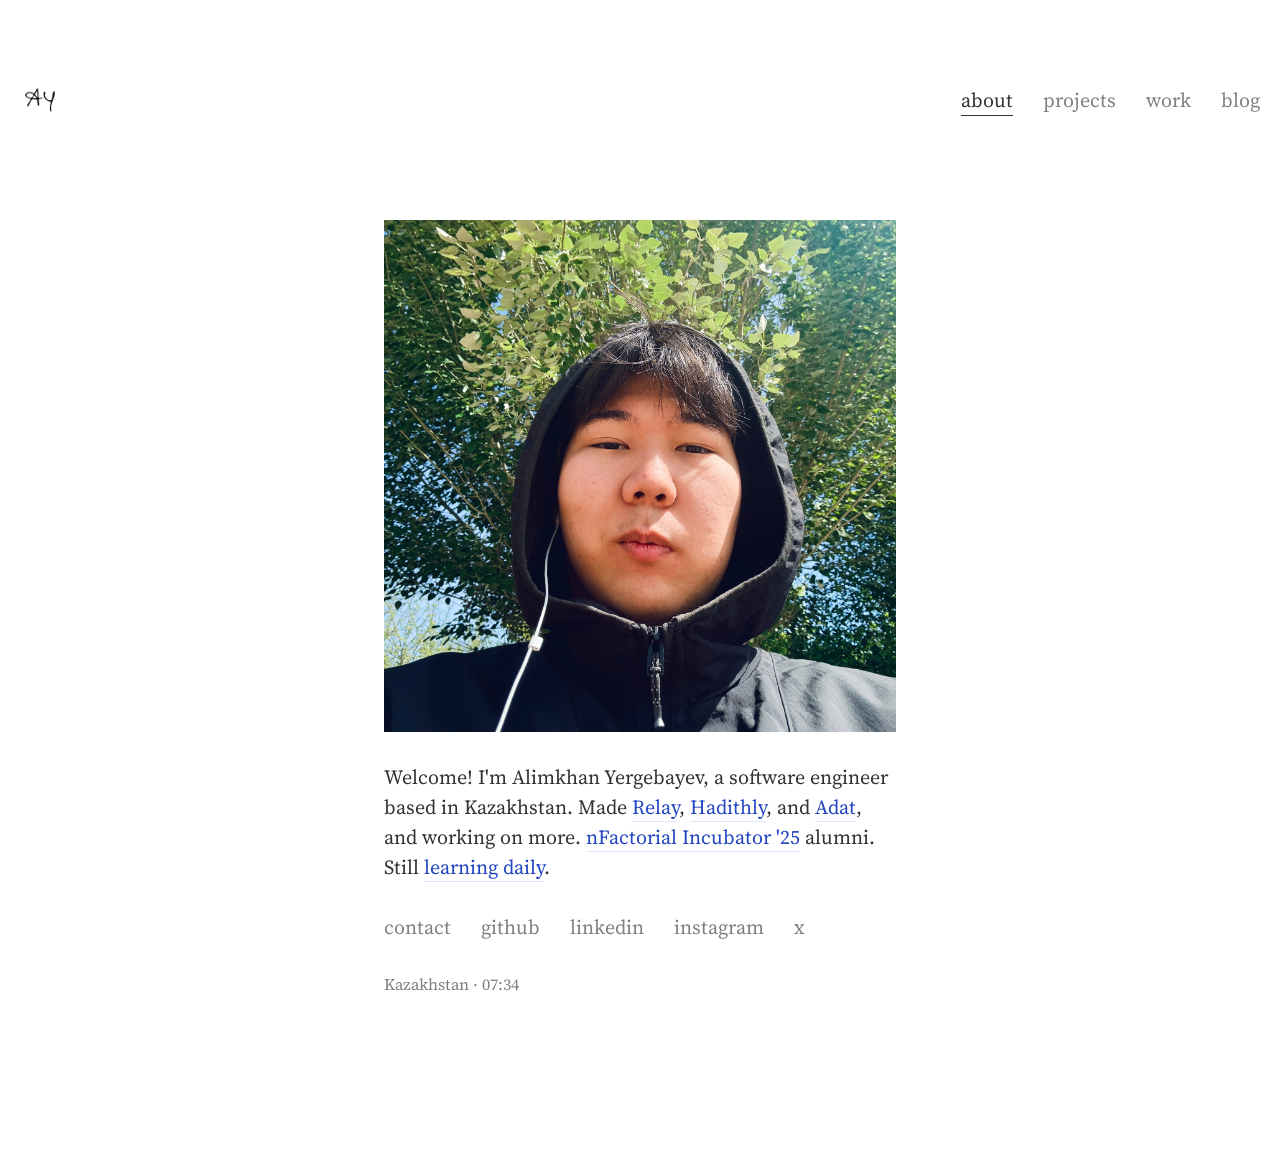
<file: index.html>
<!doctype html>
<html lang="en">
  <head>
    <meta charset="utf-8" />
    <meta name="viewport" content="width=device-width, initial-scale=1" />
    <title>Alimkhan Yergebayev</title>
    <meta
      name="description"
      content="Alimkhan Yergebayev is a fullstack engineer from Kazakhstan. He builds Relay, Hadithly, and Adat."
    />
    <meta property="og:title" content="Alimkhan Yergebayev" />
    <meta
      property="og:description"
      content="Fullstack engineer, web, mobile, ai. From Kazakhstan."
    />
    <meta property="og:type" content="website" />
    <meta property="og:image" content="avatar.png" />
    <link rel="icon" href="favicon_io/favicon.ico" sizes="any" />
    <link
      rel="icon"
      type="image/png"
      sizes="32x32"
      href="favicon_io/favicon-32x32.png"
    />
    <link
      rel="icon"
      type="image/png"
      sizes="16x16"
      href="favicon_io/favicon-16x16.png"
    />
    <link rel="apple-touch-icon" href="favicon_io/apple-touch-icon.png" />
    <link rel="manifest" href="favicon_io/site.webmanifest" />
    <link rel="preconnect" href="https://fonts.googleapis.com" />
    <link rel="preconnect" href="https://fonts.gstatic.com" crossorigin />
    <link
      rel="stylesheet"
      href="https://fonts.googleapis.com/css2?family=Source+Serif+4:opsz,wght@8..60,400;8..60,600&display=swap"
    />
    <link rel="stylesheet" href="styles.css" />
  </head>
  <body>
    <main>
      <header class="topbar">
        <a class="brand" href="index.html"
          ><img
            src="favicon_io/android-chrome-192x192.png"
            alt=""
            width="28"
            height="28"
        /></a>
        <nav>
          <a href="index.html" class="selected">about</a>
          <a href="projects.html">projects</a>
          <a href="work.html">work</a>
          <a href="blog.html">blog</a>
        </nav>
      </header>

      <div class="content">
        <img class="photo" src="avatar.png" alt="Alimkhan Yergebayev" />

        <p>
          Welcome! I'm Alimkhan Yergebayev, a software engineer based in
          Kazakhstan. Made <a href="https://onrelay.app">Relay</a>,
          <a href="https://hadithly.app">Hadithly</a>, and
          <a
            href="https://apps.apple.com/kz/app/adat-islamic-habit-tracker/id6761636021"
            >Adat</a
          >, and working on more.
          <a href="https://nfactorial.school">nFactorial Incubator '25</a>
          alumni. Still
          <a href="https://cs.ossu.dev">learning daily</a>.
        </p>

        <nav class="contact">
          <a href="mailto:alimkhan.yergebayev@gmail.com">contact</a>
          <a href="https://github.com/alimkhann">github</a>
          <a href="https://www.linkedin.com/in/alimkhan-yergebayev">linkedin</a>
          <a href="https://instagram.com/alimkhan_yv">instagram</a>
          <a href="https://x.com/alimmka_">x</a>
        </nav>

        <p class="place">Kazakhstan · <span id="clock">--:--</span></p>
      </div>
    </main>
    <script src="script.js"></script>
  </body>
</html>
</file>
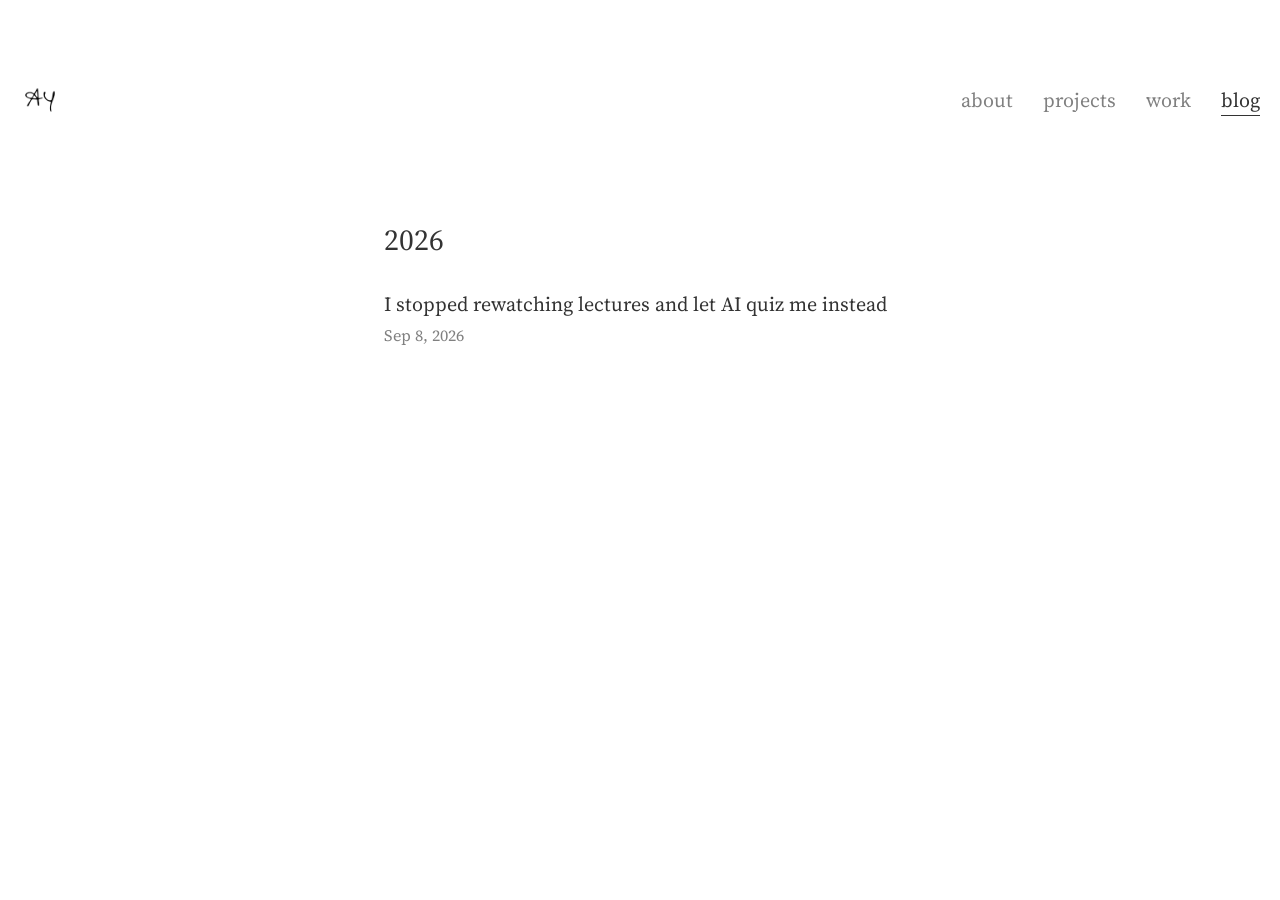
<file: blog.html>
<!doctype html>
<html lang="en">
  <head>
    <meta charset="utf-8" />
    <meta name="viewport" content="width=device-width, initial-scale=1" />
    <title>Blog - Alimkhan Yergebayev</title>
    <meta name="description" content="Writing by Alimkhan Yergebayev." />
    <link rel="icon" href="favicon_io/favicon.ico" sizes="any" />
    <link
      rel="icon"
      type="image/png"
      sizes="32x32"
      href="favicon_io/favicon-32x32.png"
    />
    <link
      rel="icon"
      type="image/png"
      sizes="16x16"
      href="favicon_io/favicon-16x16.png"
    />
    <link rel="apple-touch-icon" href="favicon_io/apple-touch-icon.png" />
    <link rel="manifest" href="favicon_io/site.webmanifest" />
    <link rel="preconnect" href="https://fonts.googleapis.com" />
    <link rel="preconnect" href="https://fonts.gstatic.com" crossorigin />
    <link
      rel="stylesheet"
      href="https://fonts.googleapis.com/css2?family=Source+Serif+4:opsz,wght@8..60,400;8..60,600&display=swap"
    />
    <link rel="stylesheet" href="styles.css" />
  </head>
  <body>
    <main>
      <header class="topbar">
        <a class="brand" href="index.html"
          ><img
            src="favicon_io/android-chrome-192x192.png"
            alt=""
            width="28"
            height="28"
        /></a>
        <nav>
          <a href="index.html">about</a>
          <a href="projects.html">projects</a>
          <a href="work.html">work</a>
          <a href="blog.html" class="selected">blog</a>
        </nav>
      </header>

      <div class="content blog-list">
        <h3>2026</h3>
        <p>
          <a href="blog/i-stopped-rewatching-lectures.html"
            >I stopped rewatching lectures and let AI quiz me instead</a
          ><br /><span class="place">Sep 8, 2026</span>
        </p>
      </div>
    </main>
  </body>
</html>
</file>
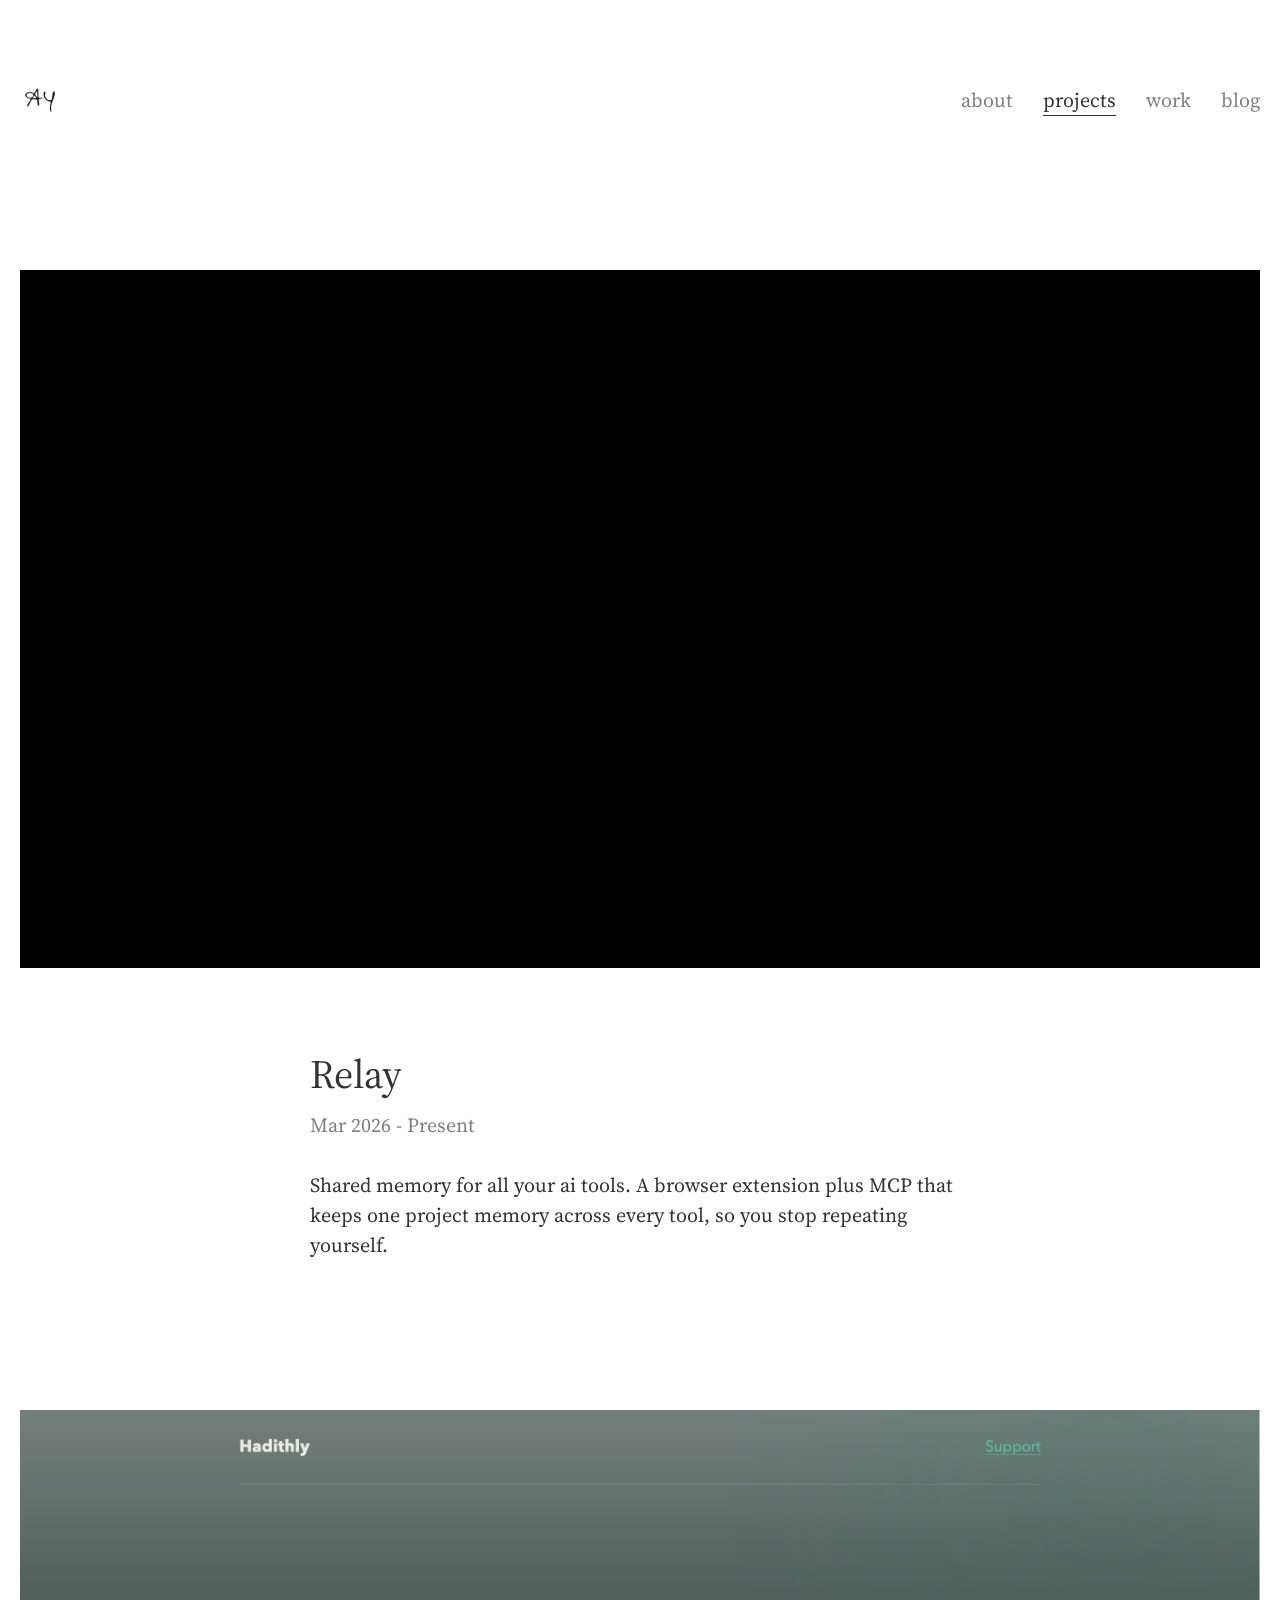
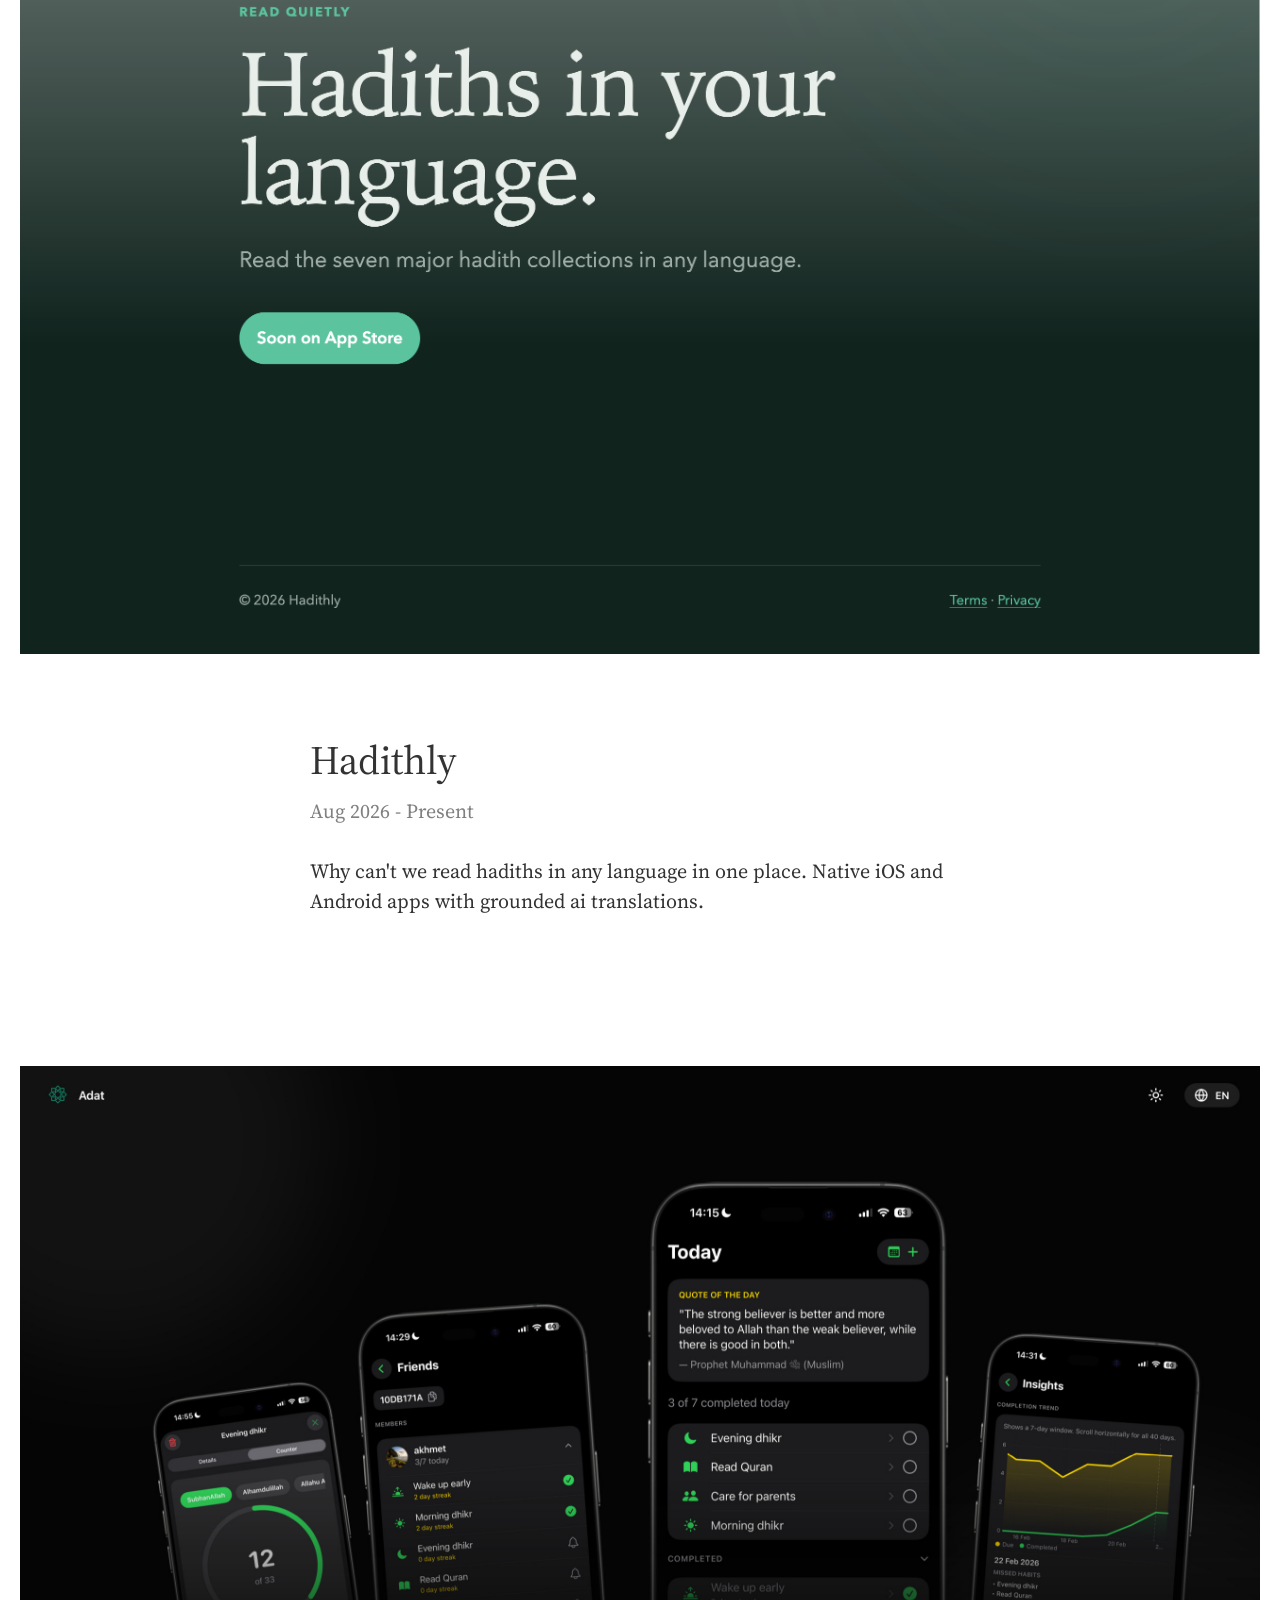
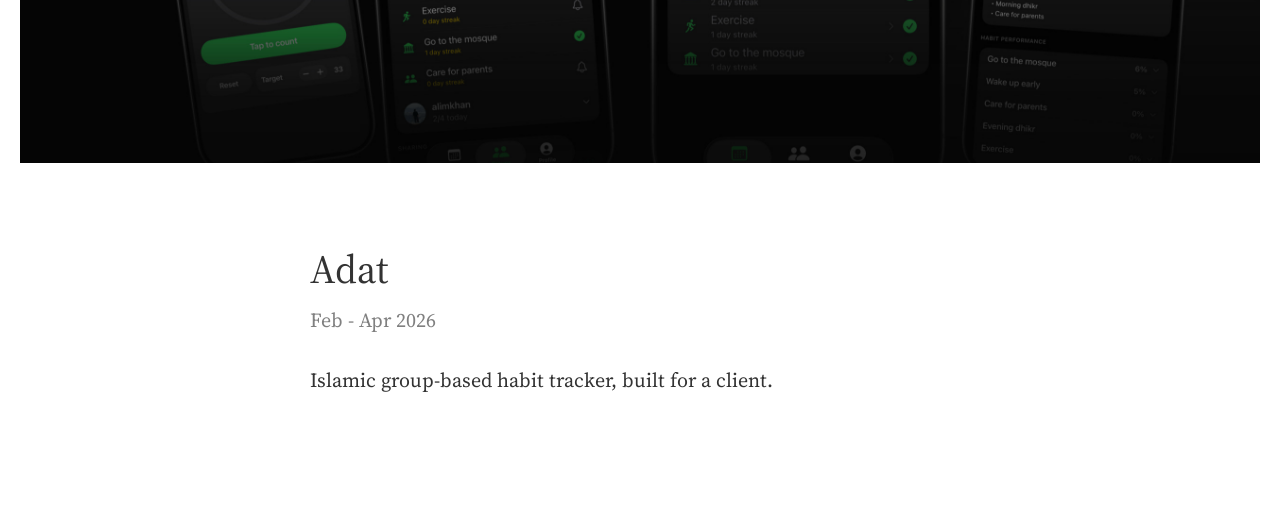
<file: projects.html>
<!doctype html>
<html lang="en">
  <head>
    <meta charset="utf-8" />
    <meta name="viewport" content="width=device-width, initial-scale=1" />
    <title>Projects - Alimkhan Yergebayev</title>
    <meta
      name="description"
      content="Projects by Alimkhan Yergebayev: Relay, Hadithly, Adat."
    />
    <link rel="icon" href="favicon_io/favicon.ico" sizes="any" />
    <link
      rel="icon"
      type="image/png"
      sizes="32x32"
      href="favicon_io/favicon-32x32.png"
    />
    <link
      rel="icon"
      type="image/png"
      sizes="16x16"
      href="favicon_io/favicon-16x16.png"
    />
    <link rel="apple-touch-icon" href="favicon_io/apple-touch-icon.png" />
    <link rel="manifest" href="favicon_io/site.webmanifest" />
    <link rel="preconnect" href="https://fonts.googleapis.com" />
    <link rel="preconnect" href="https://fonts.gstatic.com" crossorigin />
    <link
      rel="stylesheet"
      href="https://fonts.googleapis.com/css2?family=Source+Serif+4:opsz,wght@8..60,400;8..60,600&display=swap"
    />
    <link rel="stylesheet" href="styles.css" />
  </head>
  <body>
    <main>
      <header class="topbar">
        <a class="brand" href="index.html"
          ><img
            src="favicon_io/android-chrome-192x192.png"
            alt=""
            width="28"
            height="28"
        /></a>
        <nav>
          <a href="index.html">about</a>
          <a href="projects.html" class="selected">projects</a>
          <a href="work.html">work</a>
          <a href="blog.html">blog</a>
        </nav>
      </header>

      <div class="work-item">
        <div class="video">
          <iframe
            data-youtube-embed
            src="https://www.youtube.com/embed/15aqzManX-0?si=zCZRJfH_2QR-OPWN"
            title="YouTube video player"
            frameborder="0"
            allow="
              accelerometer;
              autoplay;
              clipboard-write;
              encrypted-media;
              gyroscope;
              picture-in-picture;
              web-share;
            "
            referrerpolicy="strict-origin-when-cross-origin"
            allowfullscreen
          ></iframe>
        </div>
        <div class="work-item-metadata">
          <h2><a href="https://onrelay.app">Relay</a></h2>
          <p class="years">Mar 2026 - Present</p>
          <p>
            Shared memory for all your ai tools. A browser extension plus MCP
            that keeps one project memory across every tool, so you stop
            repeating yourself.
          </p>
        </div>
      </div>

      <div class="work-item">
        <a class="shot" href="https://hadithly.app"
          ><img src="assets/hadithly.png" alt="hadithly.app"
        /></a>
        <div class="work-item-metadata">
          <h2><a href="https://hadithly.app">Hadithly</a></h2>
          <p class="years">Aug 2026 - Present</p>
          <p>
            Why can't we read hadiths in any language in one place. Native iOS
            and Android apps with grounded ai translations.
          </p>
        </div>
      </div>

      <div class="work-item">
        <a
          class="shot"
          href="https://apps.apple.com/kz/app/adat-islamic-habit-tracker/id6761636021"
          ><img src="assets/adat.png" alt="Adat landing page"
        /></a>
        <div class="work-item-metadata">
          <h2>
            <a
              href="https://apps.apple.com/kz/app/adat-islamic-habit-tracker/id6761636021"
              >Adat</a
            >
          </h2>
          <p class="years">Feb - Apr 2026</p>
          <p>Islamic group-based habit tracker, built for a client.</p>
        </div>
      </div>
    </main>
    <script src="script.js"></script>
  </body>
</html>
</file>
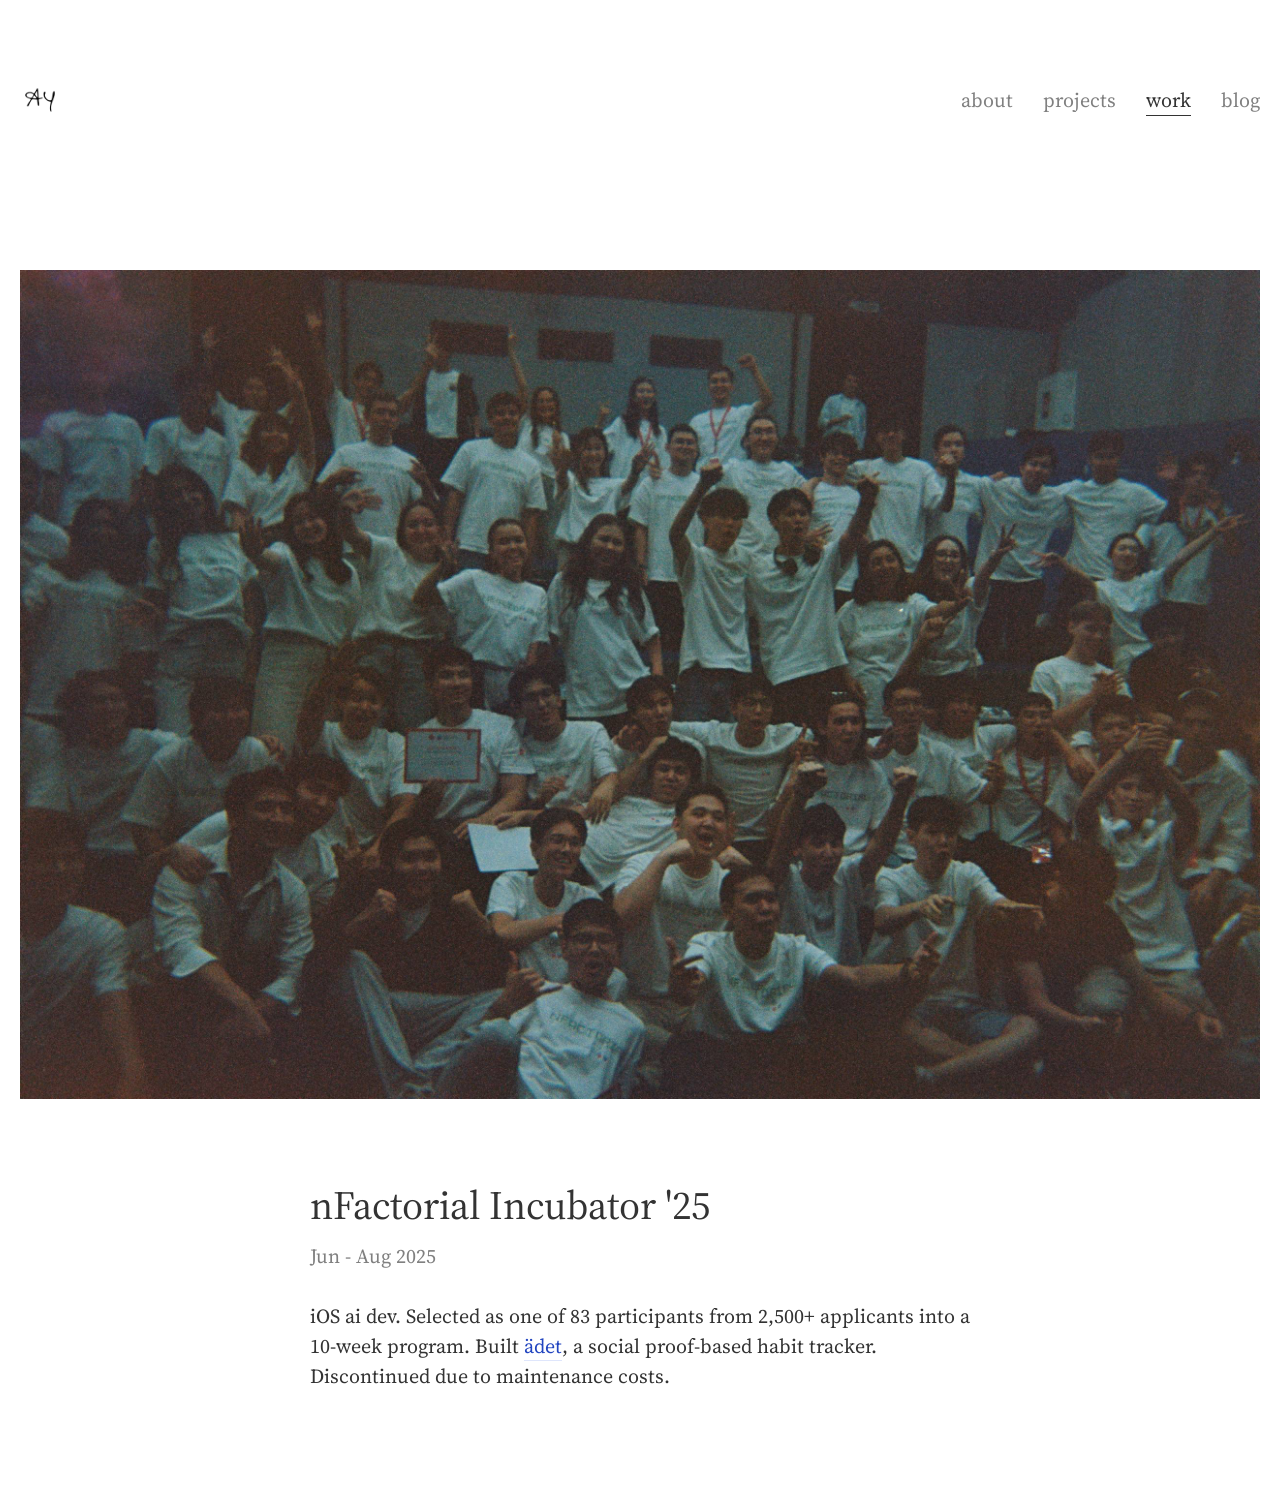
<file: work.html>
<!doctype html>
<html lang="en">
  <head>
    <meta charset="utf-8" />
    <meta name="viewport" content="width=device-width, initial-scale=1" />
    <title>Work - Alimkhan Yergebayev</title>
    <meta name="description" content="Work history of Alimkhan Yergebayev." />
    <link rel="icon" href="favicon_io/favicon.ico" sizes="any" />
    <link
      rel="icon"
      type="image/png"
      sizes="32x32"
      href="favicon_io/favicon-32x32.png"
    />
    <link
      rel="icon"
      type="image/png"
      sizes="16x16"
      href="favicon_io/favicon-16x16.png"
    />
    <link rel="apple-touch-icon" href="favicon_io/apple-touch-icon.png" />
    <link rel="manifest" href="favicon_io/site.webmanifest" />
    <link rel="preconnect" href="https://fonts.googleapis.com" />
    <link rel="preconnect" href="https://fonts.gstatic.com" crossorigin />
    <link
      rel="stylesheet"
      href="https://fonts.googleapis.com/css2?family=Source+Serif+4:opsz,wght@8..60,400;8..60,600&display=swap"
    />
    <link rel="stylesheet" href="styles.css" />
  </head>
  <body>
    <main>
      <header class="topbar">
        <a class="brand" href="index.html"
          ><img
            src="favicon_io/android-chrome-192x192.png"
            alt=""
            width="28"
            height="28"
        /></a>
        <nav>
          <a href="index.html">about</a>
          <a href="projects.html">projects</a>
          <a href="work.html" class="selected">work</a>
          <a href="blog.html">blog</a>
        </nav>
      </header>

      <div class="work-item">
        <a class="shot" href="https://nfactorial.school"
          ><img src="assets/nfactorial.jpg" alt="nFactorial cohort"
        /></a>
        <div class="work-item-metadata">
          <h2>
            <a href="https://nfactorial.school">nFactorial Incubator '25</a>
          </h2>
          <p class="years">Jun - Aug 2025</p>
          <p>
            iOS ai dev. Selected as one of 83 participants from 2,500+ applicants into a
            10-week program. Built
            <a
              href="https://apps.apple.com/fi/app/%C3%A4det-social-detox-habits/id6748926445"
              >ädet</a
            >, a social proof-based habit tracker. Discontinued due to
            maintenance costs.
          </p>
        </div>
      </div>
    </main>
  </body>
</html>
</file>
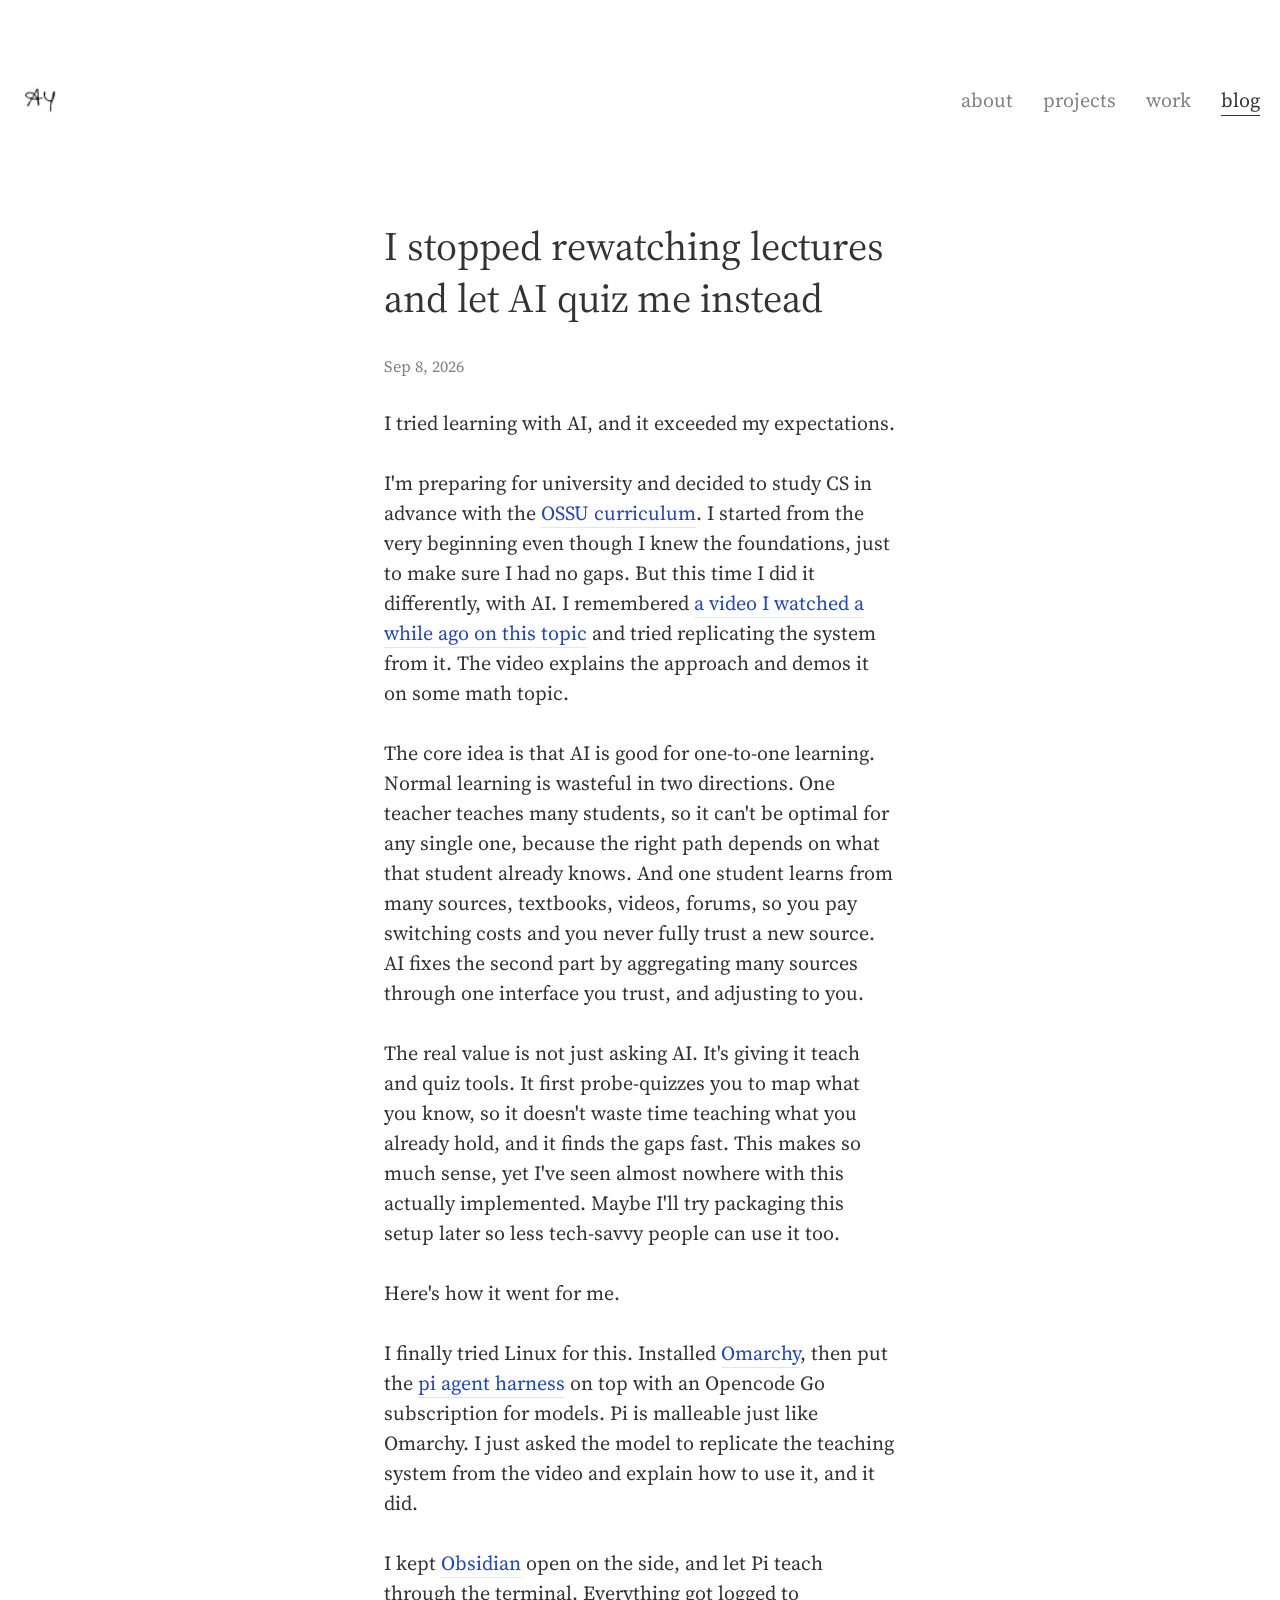
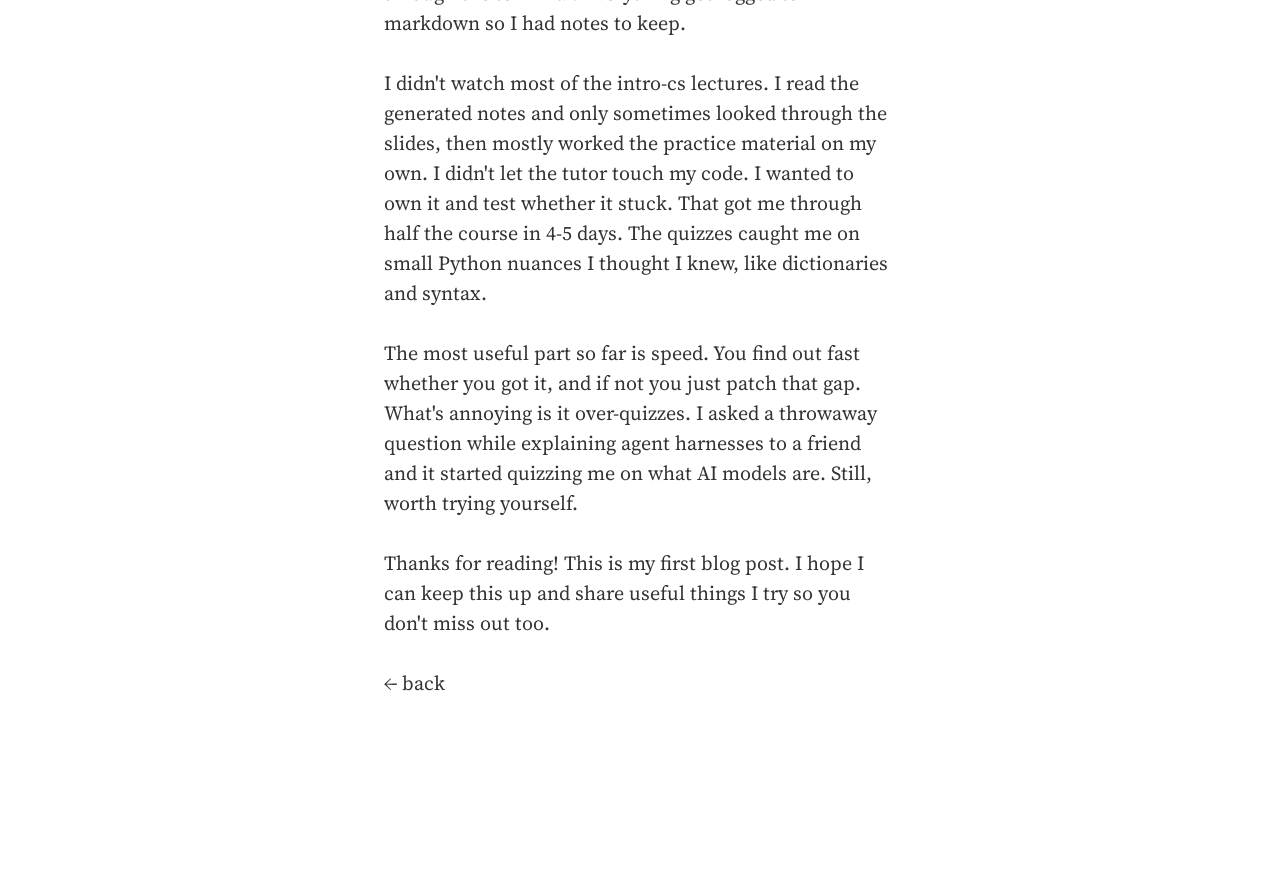
<file: blog/i-stopped-rewatching-lectures.html>
<!DOCTYPE html>
<html lang="en">
<head>
<meta charset="utf-8" />
<meta name="viewport" content="width=device-width, initial-scale=1" />
<title>I stopped rewatching lectures and let AI quiz me instead - Alimkhan Yergebayev</title>
<meta name="description" content="Trying one-to-one AI tutoring for OSSU intro-cs on Omarchy with pi + Obsidian." />
<link rel="icon" href="../favicon_io/favicon.ico" sizes="any" />
<link rel="icon" type="image/png" sizes="32x32" href="../favicon_io/favicon-32x32.png" />
<link rel="icon" type="image/png" sizes="16x16" href="../favicon_io/favicon-16x16.png" />
<link rel="apple-touch-icon" href="../favicon_io/apple-touch-icon.png" />
<link rel="manifest" href="../favicon_io/site.webmanifest" />
<link rel="preconnect" href="https://fonts.googleapis.com" />
<link rel="preconnect" href="https://fonts.gstatic.com" crossorigin />
<link rel="stylesheet" href="https://fonts.googleapis.com/css2?family=Source+Serif+4:opsz,wght@8..60,400;8..60,600&display=swap" />
<link rel="stylesheet" href="../styles.css" />
</head>
<body>
<main>
  <header class="topbar">
    <a class="brand" href="../index.html"><img src="../favicon_io/favicon-32x32.png" alt="" width="28" height="28" /></a>
    <nav>
      <a href="../index.html">about</a>
      <a href="../projects.html">projects</a>
      <a href="../work.html">work</a>
      <a href="../blog.html" class="selected">blog</a>
    </nav>
  </header>

  <div class="content">
    <h2>I stopped rewatching lectures and let AI quiz me instead</h2>
    <p class="place">Sep 8, 2026</p>

    <p>I tried learning with AI, and it exceeded my expectations.</p>

    <p>I'm preparing for university and decided to study CS in advance with the <a href="https://ossu.dev">OSSU curriculum</a>. I started from the very beginning even though I knew the foundations, just to make sure I had no gaps. But this time I did it differently, with AI. I remembered <a href="https://youtu.be/kzcI5F4tGiU">a video I watched a while ago on this topic</a> and tried replicating the system from it. The video explains the approach and demos it on some math topic.</p>

    <p>The core idea is that AI is good for one-to-one learning. Normal learning is wasteful in two directions. One teacher teaches many students, so it can't be optimal for any single one, because the right path depends on what that student already knows. And one student learns from many sources, textbooks, videos, forums, so you pay switching costs and you never fully trust a new source. AI fixes the second part by aggregating many sources through one interface you trust, and adjusting to you.</p>

    <p>The real value is not just asking AI. It's giving it teach and quiz tools. It first probe-quizzes you to map what you know, so it doesn't waste time teaching what you already hold, and it finds the gaps fast. This makes so much sense, yet I've seen almost nowhere with this actually implemented. Maybe I'll try packaging this setup later so less tech-savvy people can use it too.</p>

    <p>Here's how it went for me.</p>

    <p>I finally tried Linux for this. Installed <a href="https://omarchy.org">Omarchy</a>, then put the <a href="https://github.com/badlogic/pi-mono">pi agent harness</a> on top with an Opencode Go subscription for models. Pi is malleable just like Omarchy. I just asked the model to replicate the teaching system from the video and explain how to use it, and it did.</p>

    <p>I kept <a href="https://obsidian.md">Obsidian</a> open on the side, and let Pi teach through the terminal. Everything got logged to markdown so I had notes to keep.</p>

    <p>I didn't watch most of the intro-cs lectures. I read the generated notes and only sometimes looked through the slides, then mostly worked the practice material on my own. I didn't let the tutor touch my code. I wanted to own it and test whether it stuck. That got me through half the course in 4-5 days. The quizzes caught me on small Python nuances I thought I knew, like dictionaries and syntax.</p>

    <p>The most useful part so far is speed. You find out fast whether you got it, and if not you just patch that gap. What's annoying is it over-quizzes. I asked a throwaway question while explaining agent harnesses to a friend and it started quizzing me on what AI models are. Still, worth trying yourself.</p>

    <p>Thanks for reading! This is my first blog post. I hope I can keep this up and share useful things I try so you don't miss out too.</p>

    <p class="blog-list"><a href="../blog.html">← back</a></p>
  </div>
</main>
</body>
</html>
</file>
<file: styles.css>
:root {
  --core-black: #333333;
  --core-gray: #808080;
  --core-blue: #2245c0;
  --core-middle-blue: #d3daf2;
  --core-light-blue: #dfe6fc;
  --core-light-gray: #e7e7e7;
  --core-ultralight-gray: #f9f9f9;
  --viewport-max: 1280px;
  --viewport-para: 660px;
  --item-margin: 80px auto;
}

body {
  font-family: "Source Serif 4", Georgia, "Times New Roman", serif;
  font-weight: 400;
  font-style: normal;
  font-size: 20px;
  line-height: 1.5;
  color: var(--core-black);
  -webkit-font-smoothing: antialiased;
  padding: 0;
  margin: 0;
  overflow-y: scroll;
  background: #ffffff;
}

main {
  max-width: var(--viewport-max);
  margin: 0 auto;
  padding: 20px 20px 80px 20px;
}

.topbar {
  display: flex;
  flex-direction: row;
  justify-content: space-between;
  align-items: center;
  max-width: var(--viewport-max);
  margin: 60px auto 60px auto;
}

nav {
  display: flex;
  flex-direction: row;
  flex-wrap: wrap;
  list-style: none;
  gap: 10px 30px;
  padding: 0;
  margin: 0;
}

nav a {
  color: var(--core-gray);
  border: none;
}

nav a:hover {
  color: var(--core-black);
  border: none;
}

nav a.selected {
  border-bottom: 1px solid var(--core-black);
  color: var(--core-black);
}

.brand {
  border: none;
  display: inline-flex;
}

.brand img {
  display: block;
  width: 40px;
  height: 40px;
  border-radius: 6px;
}

.brand:hover {
  border: none;
}

.content {
  max-width: 512px;
  width: 100%;
  margin: 100px auto;
}

p,
h1,
h2,
h3 {
  max-width: var(--viewport-para);
  margin-left: auto;
  margin-right: auto;
}

.content p,
.content h1,
.content h2,
.content h3 {
  max-width: 100%;
}

p {
  margin-top: 30px;
  margin-bottom: 30px;
}

h1,
h2,
h3 {
  font-weight: 400;
  line-height: 1.3;
}

h1 {
  font-size: 60px;
  margin-top: 150px;
  margin-bottom: 60px;
}

h2 {
  font-size: 40px;
  margin-top: 80px;
  margin-bottom: 30px;
}

h3 {
  font-size: 30px;
  margin-top: 60px;
  margin-bottom: 30px;
}

a {
  text-decoration: none;
  color: var(--core-blue);
  border-bottom: 1px solid var(--core-light-blue);
}

a:hover {
  border-bottom: 1px solid var(--core-blue);
}

a:visited {
}

a.image-link {
  border-bottom: none;
}

.blog-list a {
  color: var(--core-black);
  border-bottom: none;
}

.blog-list a:hover {
  color: var(--core-black);
  border-bottom: 1px solid var(--core-black);
}

.work-item-metadata h2 a {
  color: var(--core-black);
  border-bottom: none;
}

.work-item-metadata h2 a:hover {
  color: var(--core-black);
  border-bottom: 1px solid var(--core-black);
}

.photo {
  display: block;
  width: 100%;
  max-width: 512px;
  margin: 0;
}

.work-item {
  margin-top: 150px;
  text-align: left;
}

.work-item .work-item-metadata {
  max-width: 660px;
  margin: 0 auto;
}

.work-item img {
  width: 100%;
  max-width: 1280px;
  display: block;
}

.work-item video {
  width: 100%;
  max-width: 1280px;
  display: block;
}

.work-item p {
  margin: 30px 0;
}

.work-item p.years {
  margin: -20px 0 0 0;
  color: var(--core-gray);
}

.work-item .shot {
  display: block;
  border-bottom: none;
}

.work-item .shot:hover {
  border-bottom: none;
}

.video {
  position: relative;
  width: 100%;
  max-width: 1280px;
  aspect-ratio: 16 / 9;
  background: #000;
}

.video iframe {
  position: absolute;
  inset: 0;
  width: 100%;
  height: 100%;
  border: 0;
}

.empty {
  color: var(--core-gray);
}

.contact {
  margin-top: 30px;
  margin-bottom: 30px;
}

.contact a,
.contact a:hover {
  color: var(--core-gray);
  border-bottom: none;
}

.contact a:hover {
  color: var(--core-black);
}

.place {
  color: var(--core-gray);
  font-size: 16px;
}

@media only screen and (max-width: 768px) {
  :root {
    --item-margin: 30px auto;
  }

  body {
    font-size: 16px;
  }

  .topbar {
    margin: 30px auto 30px auto;
  }

  .content {
    margin: 60px auto;
  }

  h1 {
    font-size: 40px;
    margin: 50px 0 20px 0;
  }

  h2 {
    font-size: 25px;
    margin: 50px 0 20px 0;
  }

  h3 {
    font-size: 20px;
    margin: 50px 0 20px 0;
  }

  p {
    margin: 20px 0;
  }

  .contact {
    margin-top: 20px;
    margin-bottom: 20px;
  }

  .work-item {
    margin-top: 60px;
  }

  .work-item p {
    margin: 20px 0;
  }

  .work-item-metadata h2 {
    margin-top: 30px;
  }
}
</file>
